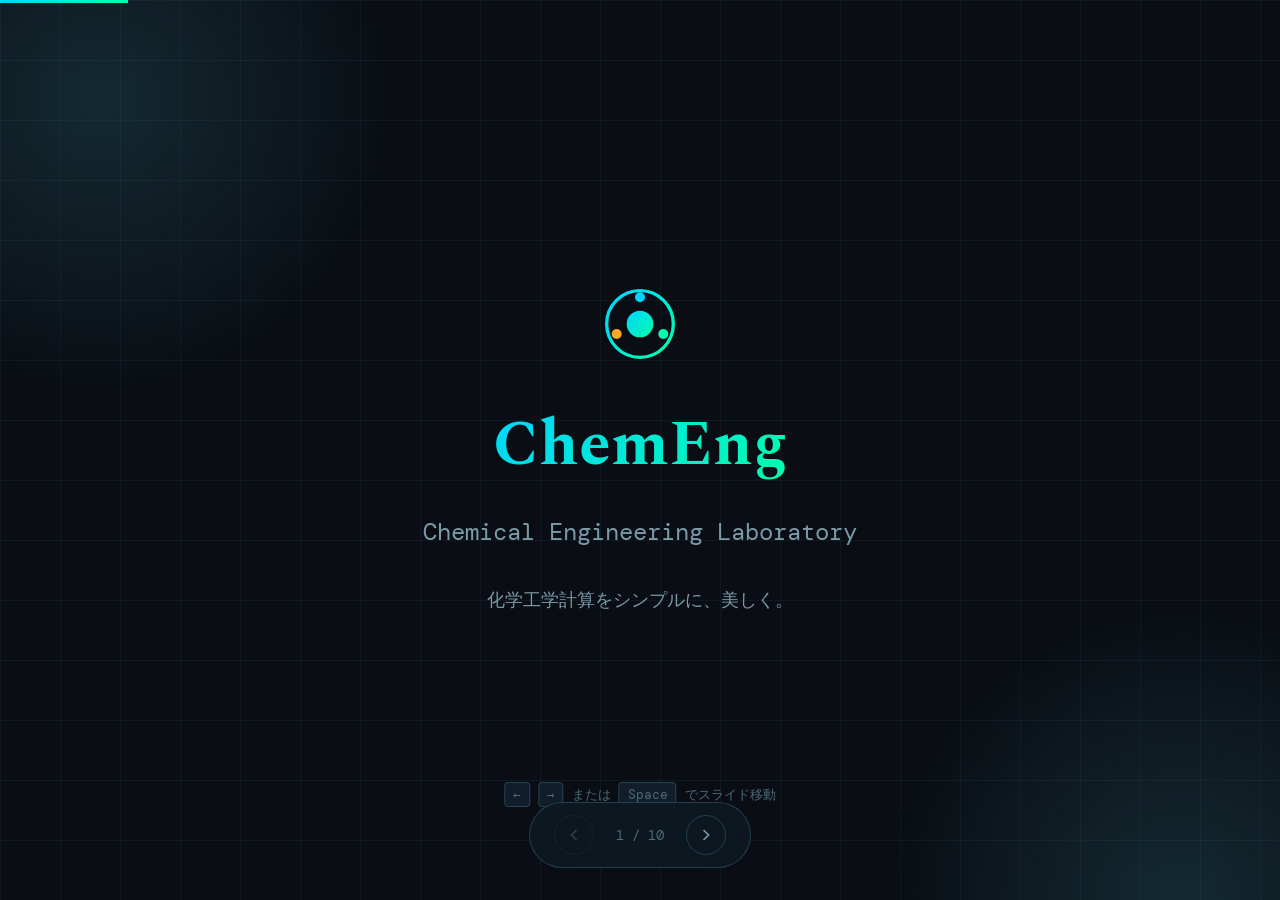
<file: interface/web/presentation.html>
<!DOCTYPE html>
<html lang="ja">
<head>
    <meta charset="UTF-8">
    <meta name="viewport" content="width=device-width, initial-scale=1.0">
    <title>ChemEng - 紹介プレゼンテーション</title>
    <link rel="preconnect" href="https://fonts.googleapis.com">
    <link rel="preconnect" href="https://fonts.gstatic.com" crossorigin>
    <link href="https://fonts.googleapis.com/css2?family=DM+Mono:wght@400;500&family=Spectral:wght@400;600;700&display=swap" rel="stylesheet">
    <style>
        :root {
            --bg-deep: #0a0e14;
            --bg-panel: rgba(15, 25, 35, 0.85);
            --bg-card: rgba(20, 35, 50, 0.75);
            --glass-border: rgba(80, 160, 180, 0.3);
            --glass-glow: rgba(80, 200, 220, 0.15);
            --accent-cyan: #00d4ff;
            --accent-teal: #0fa;
            --accent-amber: #ffa726;
            --accent-rose: #ff6b9d;
            --accent-violet: #a78bfa;
            --text-bright: #e8f4f8;
            --text-dim: #7a9aa8;
            --text-muted: #4a6a78;
            --mono: 'DM Mono', monospace;
            --serif: 'Spectral', Georgia, serif;
        }

        * {
            margin: 0;
            padding: 0;
            box-sizing: border-box;
        }

        body {
            font-family: var(--mono);
            background: var(--bg-deep);
            color: var(--text-bright);
            overflow: hidden;
        }

        /* Background */
        .bg-grid {
            position: fixed;
            inset: 0;
            background-image:
                linear-gradient(rgba(80, 160, 180, 0.08) 1px, transparent 1px),
                linear-gradient(90deg, rgba(80, 160, 180, 0.08) 1px, transparent 1px);
            background-size: 60px 60px;
            pointer-events: none;
            z-index: 0;
        }

        .bg-glow {
            position: fixed;
            width: 600px;
            height: 600px;
            border-radius: 50%;
            background: radial-gradient(circle, var(--glass-glow) 0%, transparent 70%);
            pointer-events: none;
            z-index: 0;
        }

        .bg-glow:nth-child(2) { top: -200px; left: -200px; }
        .bg-glow:nth-child(3) { bottom: -300px; right: -200px; }

        /* Slides Container */
        .slides-container {
            position: relative;
            width: 100vw;
            height: 100vh;
            z-index: 1;
        }

        .slide {
            position: absolute;
            inset: 0;
            display: none;
            flex-direction: column;
            justify-content: center;
            align-items: center;
            padding: 4rem;
            animation: fadeIn 0.5s ease;
        }

        .slide.active {
            display: flex;
        }

        @keyframes fadeIn {
            from { opacity: 0; transform: translateY(20px); }
            to { opacity: 1; transform: translateY(0); }
        }

        /* Typography */
        h1 {
            font-family: var(--serif);
            font-size: 4rem;
            font-weight: 700;
            background: linear-gradient(135deg, var(--accent-cyan), var(--accent-teal));
            -webkit-background-clip: text;
            -webkit-text-fill-color: transparent;
            background-clip: text;
            margin-bottom: 1rem;
        }

        h2 {
            font-family: var(--serif);
            font-size: 2.5rem;
            font-weight: 600;
            color: var(--accent-cyan);
            margin-bottom: 2rem;
        }

        h3 {
            font-family: var(--serif);
            font-size: 1.5rem;
            color: var(--accent-teal);
            margin-bottom: 1rem;
        }

        .subtitle {
            font-size: 1.5rem;
            color: var(--text-dim);
            margin-bottom: 2rem;
        }

        p {
            font-size: 1.1rem;
            color: var(--text-dim);
            line-height: 1.8;
            max-width: 800px;
        }

        /* Glass Panel */
        .glass-panel {
            background: var(--bg-panel);
            border: 1px solid var(--glass-border);
            border-radius: 20px;
            padding: 2rem;
            backdrop-filter: blur(20px);
            box-shadow: 0 20px 60px rgba(0, 0, 0, 0.4), 0 0 40px var(--glass-glow);
        }

        /* Feature Grid */
        .feature-grid {
            display: grid;
            grid-template-columns: repeat(2, 1fr);
            gap: 1.5rem;
            margin-top: 2rem;
        }

        .feature-card {
            background: var(--bg-card);
            border: 1px solid var(--glass-border);
            border-radius: 16px;
            padding: 1.5rem;
            transition: all 0.3s;
        }

        .feature-card:hover {
            border-color: var(--accent-cyan);
            transform: translateY(-4px);
        }

        .feature-icon {
            width: 48px;
            height: 48px;
            border-radius: 12px;
            background: linear-gradient(135deg, var(--accent-cyan), var(--accent-teal));
            display: flex;
            align-items: center;
            justify-content: center;
            margin-bottom: 1rem;
            color: var(--bg-deep);
        }

        .feature-title {
            font-size: 1.2rem;
            color: var(--text-bright);
            margin-bottom: 0.5rem;
        }

        .feature-desc {
            font-size: 0.9rem;
            color: var(--text-muted);
        }

        /* Screenshot */
        .screenshot {
            max-width: 90%;
            max-height: 70vh;
            border-radius: 16px;
            border: 1px solid var(--glass-border);
            box-shadow: 0 20px 60px rgba(0, 0, 0, 0.5);
        }

        .screenshot-caption {
            margin-top: 1.5rem;
            font-size: 1rem;
            color: var(--text-muted);
        }

        /* Two Column Layout */
        .two-col {
            display: grid;
            grid-template-columns: 1fr 1fr;
            gap: 3rem;
            align-items: center;
            width: 100%;
            max-width: 1400px;
        }

        .two-col .screenshot {
            max-width: 100%;
            max-height: 60vh;
        }

        /* List */
        ul {
            list-style: none;
            margin-top: 1rem;
        }

        li {
            padding: 0.75rem 0;
            padding-left: 2rem;
            position: relative;
            color: var(--text-dim);
            font-size: 1.1rem;
        }

        li::before {
            content: '';
            position: absolute;
            left: 0;
            top: 50%;
            transform: translateY(-50%);
            width: 8px;
            height: 8px;
            background: var(--accent-cyan);
            border-radius: 50%;
        }

        /* Navigation */
        .nav {
            position: fixed;
            bottom: 2rem;
            left: 50%;
            transform: translateX(-50%);
            display: flex;
            gap: 1rem;
            align-items: center;
            z-index: 100;
            background: var(--bg-panel);
            padding: 0.75rem 1.5rem;
            border-radius: 50px;
            border: 1px solid var(--glass-border);
            backdrop-filter: blur(20px);
        }

        .nav-btn {
            width: 40px;
            height: 40px;
            border-radius: 50%;
            border: 1px solid var(--glass-border);
            background: transparent;
            color: var(--text-dim);
            cursor: pointer;
            display: flex;
            align-items: center;
            justify-content: center;
            transition: all 0.2s;
        }

        .nav-btn:hover {
            border-color: var(--accent-cyan);
            color: var(--accent-cyan);
        }

        .nav-btn:disabled {
            opacity: 0.3;
            cursor: not-allowed;
        }

        .slide-counter {
            font-size: 0.9rem;
            color: var(--text-muted);
            min-width: 60px;
            text-align: center;
        }

        /* Progress Bar */
        .progress-bar {
            position: fixed;
            top: 0;
            left: 0;
            height: 3px;
            background: linear-gradient(90deg, var(--accent-cyan), var(--accent-teal));
            transition: width 0.3s;
            z-index: 100;
        }

        /* Logo */
        .logo {
            display: flex;
            align-items: center;
            gap: 1rem;
            margin-bottom: 2rem;
        }

        .logo-icon {
            width: 80px;
            height: 80px;
        }

        /* Badge */
        .badge {
            display: inline-block;
            padding: 0.3rem 0.8rem;
            background: linear-gradient(135deg, var(--accent-violet), var(--accent-rose));
            border-radius: 20px;
            font-size: 0.75rem;
            color: white;
            margin-left: 0.5rem;
        }

        /* Tech Stack */
        .tech-stack {
            display: flex;
            gap: 1rem;
            flex-wrap: wrap;
            margin-top: 1.5rem;
        }

        .tech-item {
            padding: 0.5rem 1rem;
            background: var(--bg-card);
            border: 1px solid var(--glass-border);
            border-radius: 8px;
            font-size: 0.9rem;
            color: var(--text-dim);
        }

        /* Keyboard hint */
        .keyboard-hint {
            position: fixed;
            bottom: 6rem;
            left: 50%;
            transform: translateX(-50%);
            font-size: 0.8rem;
            color: var(--text-muted);
        }

        kbd {
            padding: 0.2rem 0.5rem;
            background: var(--bg-card);
            border: 1px solid var(--glass-border);
            border-radius: 4px;
            font-family: var(--mono);
        }
    </style>
</head>
<body>
    <div class="bg-grid"></div>
    <div class="bg-glow"></div>
    <div class="bg-glow"></div>

    <div class="progress-bar" id="progress"></div>

    <div class="slides-container">
        <!-- Slide 1: Title -->
        <div class="slide active" data-slide="1">
            <div class="logo">
                <svg class="logo-icon" viewBox="0 0 48 48" fill="none">
                    <circle cx="24" cy="24" r="20" stroke="url(#logoGrad)" stroke-width="2"/>
                    <circle cx="24" cy="24" r="8" fill="url(#logoGrad)"/>
                    <circle cx="24" cy="8" r="3" fill="#00d4ff"/>
                    <circle cx="38" cy="30" r="3" fill="#0fa"/>
                    <circle cx="10" cy="30" r="3" fill="#ffa726"/>
                    <defs>
                        <linearGradient id="logoGrad" x1="0%" y1="0%" x2="100%" y2="100%">
                            <stop offset="0%" stop-color="#00d4ff"/>
                            <stop offset="100%" stop-color="#0fa"/>
                        </linearGradient>
                    </defs>
                </svg>
            </div>
            <h1>ChemEng</h1>
            <p class="subtitle">Chemical Engineering Laboratory</p>
            <p>化学工学計算をシンプルに、美しく。</p>
        </div>

        <!-- Slide 2: Overview -->
        <div class="slide" data-slide="2">
            <h2>ChemEngとは?</h2>
            <p style="text-align: center; margin-bottom: 2rem;">
                OSSライブラリを活用した化学工学計算Webアプリケーション。<br>
                直感的なUIで複雑な計算を簡単に実行できます。
            </p>
            <div class="feature-grid">
                <div class="feature-card">
                    <div class="feature-icon">
                        <svg width="24" height="24" viewBox="0 0 24 24" fill="none" stroke="currentColor" stroke-width="2">
                            <path d="M14 2H6a2 2 0 0 0-2 2v16a2 2 0 0 0 2 2h12a2 2 0 0 0 2-2V8z"/>
                            <polyline points="14 2 14 8 20 8"/>
                        </svg>
                    </div>
                    <div class="feature-title">物性推算</div>
                    <div class="feature-desc">蒸気圧、密度、粘度などの物性値を計算</div>
                </div>
                <div class="feature-card">
                    <div class="feature-icon">
                        <svg width="24" height="24" viewBox="0 0 24 24" fill="none" stroke="currentColor" stroke-width="2">
                            <rect x="8" y="2" width="8" height="20" rx="1"/>
                            <line x1="8" y1="10" x2="16" y2="10"/>
                            <line x1="8" y1="14" x2="16" y2="14"/>
                        </svg>
                    </div>
                    <div class="feature-title">蒸留塔設計</div>
                    <div class="feature-desc">McCabe-Thiele法による段数計算</div>
                </div>
                <div class="feature-card">
                    <div class="feature-icon">
                        <svg width="24" height="24" viewBox="0 0 24 24" fill="none" stroke="currentColor" stroke-width="2">
                            <circle cx="12" cy="12" r="10"/>
                            <line x1="12" y1="8" x2="12" y2="16"/>
                            <line x1="8" y1="12" x2="16" y2="12"/>
                        </svg>
                    </div>
                    <div class="feature-title">物質収支</div>
                    <div class="feature-desc">分離プロセスの物質収支計算</div>
                </div>
                <div class="feature-card">
                    <div class="feature-icon">
                        <svg width="24" height="24" viewBox="0 0 24 24" fill="none" stroke="currentColor" stroke-width="2">
                            <circle cx="12" cy="12" r="5"/>
                            <line x1="12" y1="1" x2="12" y2="3"/>
                            <line x1="12" y1="21" x2="12" y2="23"/>
                        </svg>
                    </div>
                    <div class="feature-title">熱収支</div>
                    <div class="feature-desc">加熱/冷却に必要な熱量計算</div>
                </div>
                <div class="feature-card">
                    <div class="feature-icon">
                        <svg width="24" height="24" viewBox="0 0 24 24" fill="none" stroke="currentColor" stroke-width="2">
                            <path d="M8 2l4 4-4 4"/>
                            <path d="M16 14l-4 4 4 4"/>
                            <line x1="4" y1="6" x2="12" y2="6"/>
                            <line x1="12" y1="18" x2="20" y2="18"/>
                        </svg>
                    </div>
                    <div class="feature-title">液液抽出</div>
                    <div class="feature-desc">Kremser式による向流多段抽出設計</div>
                </div>
                <div class="feature-card">
                    <div class="feature-icon">
                        <svg width="24" height="24" viewBox="0 0 24 24" fill="none" stroke="currentColor" stroke-width="2">
                            <path d="M12 2v6l3 3"/>
                            <circle cx="12" cy="14" r="8"/>
                        </svg>
                    </div>
                    <div class="feature-title">ガス吸収</div>
                    <div class="feature-desc">Kremser式による多段向流ガス吸収塔設計</div>
                </div>
                <div class="feature-card">
                    <div class="feature-icon">
                        <svg width="24" height="24" viewBox="0 0 24 24" fill="none" stroke="currentColor" stroke-width="2">
                            <circle cx="12" cy="12" r="10"/>
                            <path d="M8 12h8"/>
                            <path d="M12 8v8"/>
                            <path d="M7 7l10 10"/>
                        </svg>
                    </div>
                    <div class="feature-title">水素製造原価 (LCOH)</div>
                    <div class="feature-desc">6種の製造方法に対応したLCOH計算</div>
                </div>
                <div class="feature-card">
                    <div class="feature-icon">
                        <svg width="24" height="24" viewBox="0 0 24 24" fill="none" stroke="currentColor" stroke-width="2">
                            <polyline points="22 12 18 12 15 21 9 3 6 12 2 12"/>
                        </svg>
                    </div>
                    <div class="feature-title">T-x-y相図</div>
                    <div class="feature-desc">2成分系の気液平衡相図を生成</div>
                </div>
            </div>
        </div>

        <!-- Slide 3: Property Estimation -->
        <div class="slide" data-slide="3">
            <h2>物性推算</h2>
            <img src="slides/02-property-result-full.png" alt="Property Estimation" class="screenshot">
            <p class="screenshot-caption">エタノールの蒸気圧を350Kで計算した例</p>
        </div>

        <!-- Slide 4: Distillation -->
        <div class="slide" data-slide="4">
            <h2>蒸留塔設計</h2>
            <img src="slides/03-distillation-result.png" alt="Distillation Column Design" class="screenshot">
            <p class="screenshot-caption">エタノール-水系の蒸留塔設計。理論段数、還流比、熱負荷を自動計算</p>
        </div>

        <!-- Slide 5: Heat Balance -->
        <div class="slide" data-slide="5">
            <h2>熱収支計算</h2>
            <img src="slides/04-heat-balance-result.png" alt="Heat Balance" class="screenshot">
            <p class="screenshot-caption">水の加熱計算。相変化を含む顕熱・潜熱を自動計算</p>
        </div>

        <!-- Slide 6: Features -->
        <div class="slide" data-slide="6">
            <h2>便利機能</h2>
            <div class="two-col">
                <div>
                    <ul>
                        <li><strong>ダーク/ライトモード</strong> - 好みに合わせて切り替え</li>
                        <li><strong>計算履歴</strong> - 過去の計算結果を保存・復元</li>
                        <li><strong>単位変換</strong> - K/°C/°F、Pa/kPa/atm/bar</li>
                        <li><strong>エクスポート</strong> - JSON/CSV/HTMLレポート形式で出力</li>
                        <li><strong>インポート</strong> - JSONファイルからパラメータを読み込み</li>
                        <li><strong>チャート生成</strong> - 温度依存性・相図・感度分析グラフ</li>
                        <li><strong>物質オートコンプリート</strong> - 700+物質を候補表示</li>
                        <li><strong>ダッシュボード</strong> - ケース保存・比較機能</li>
                        <li><strong>キーボードショートカット</strong> - Ctrl+Enterで計算実行</li>
                    </ul>
                </div>
                <img src="slides/06-light-mode.png" alt="Light Mode" class="screenshot">
            </div>
        </div>

        <!-- Slide 7: Help -->
        <div class="slide" data-slide="7">
            <h2>ヘルプ機能 <span class="badge">NEW</span></h2>
            <div class="two-col">
                <div>
                    <p>右下のヘルプボタンから、各機能の使い方をすぐに確認できます。</p>
                    <ul>
                        <li>ChemEngの概要</li>
                        <li>各計算機能の使い方</li>
                        <li>入力パラメータの説明</li>
                        <li>将来的にAI統合予定</li>
                    </ul>
                </div>
                <img src="slides/05-help-panel.png" alt="Help Panel" class="screenshot">
            </div>
        </div>

        <!-- Slide 8: Tech Stack -->
        <div class="slide" data-slide="8">
            <h2>技術スタック</h2>
            <div class="glass-panel" style="max-width: 800px;">
                <h3>バックエンド</h3>
                <div class="tech-stack">
                    <span class="tech-item">Python</span>
                    <span class="tech-item">FastAPI</span>
                    <span class="tech-item">thermo/chemicals</span>
                    <span class="tech-item">Cantera</span>
                    <span class="tech-item">CoolProp</span>
                    <span class="tech-item">Pydantic</span>
                </div>
                <h3 style="margin-top: 2rem;">フロントエンド</h3>
                <div class="tech-stack">
                    <span class="tech-item">Vanilla JavaScript</span>
                    <span class="tech-item">Chart.js</span>
                    <span class="tech-item">CSS (Glassmorphism)</span>
                </div>
                <h3 style="margin-top: 2rem;">デプロイ</h3>
                <div class="tech-stack">
                    <span class="tech-item">Vercel (Serverless)</span>
                    <span class="tech-item">Render</span>
                    <span class="tech-item">Local Server + ngrok</span>
                </div>
            </div>
        </div>

        <!-- Slide 9: Future -->
        <div class="slide" data-slide="9">
            <h2>今後の展望</h2>
            <div class="glass-panel" style="max-width: 800px;">
                <ul>
                    <li><strong>AI統合</strong> - ヘルプボットにAIを組み込み、自然言語で質問・操作</li>
                    <li><strong>パラメータ提案</strong> - AIが最適なパラメータを提案</li>
                    <li><strong>プロセスシミュレーション</strong> - 複数ユニットの連結計算</li>
                    <li><strong>データベース永続化</strong> - 計算結果のサーバー側保存</li>
                </ul>
            </div>
        </div>

        <!-- Slide 10: End -->
        <div class="slide" data-slide="10">
            <div class="logo">
                <svg class="logo-icon" viewBox="0 0 48 48" fill="none">
                    <circle cx="24" cy="24" r="20" stroke="url(#logoGrad)" stroke-width="2"/>
                    <circle cx="24" cy="24" r="8" fill="url(#logoGrad)"/>
                    <circle cx="24" cy="8" r="3" fill="#00d4ff"/>
                    <circle cx="38" cy="30" r="3" fill="#0fa"/>
                    <circle cx="10" cy="30" r="3" fill="#ffa726"/>
                </svg>
            </div>
            <h1>Thank You</h1>
            <p class="subtitle">ご清聴ありがとうございました</p>
            <div class="tech-stack" style="margin-top: 2rem;">
                <a href="https://github.com/Taguchi-1989/chemEng" class="tech-item" style="text-decoration: none;">GitHub</a>
                <a href="http://localhost:8000" class="tech-item" style="text-decoration: none;">Demo</a>
                <a href="http://localhost:8000/docs" class="tech-item" style="text-decoration: none;">API Docs</a>
            </div>
        </div>
    </div>

    <!-- Navigation -->
    <nav class="nav">
        <button class="nav-btn" id="prev-btn" disabled>
            <svg width="20" height="20" viewBox="0 0 24 24" fill="none" stroke="currentColor" stroke-width="2">
                <path d="M15 18l-6-6 6-6"/>
            </svg>
        </button>
        <span class="slide-counter"><span id="current">1</span> / <span id="total">10</span></span>
        <button class="nav-btn" id="next-btn">
            <svg width="20" height="20" viewBox="0 0 24 24" fill="none" stroke="currentColor" stroke-width="2">
                <path d="M9 18l6-6-6-6"/>
            </svg>
        </button>
    </nav>

    <div class="keyboard-hint">
        <kbd>←</kbd> <kbd>→</kbd> または <kbd>Space</kbd> でスライド移動
    </div>

    <script>
        const slides = document.querySelectorAll('.slide');
        const totalSlides = slides.length;
        let currentSlide = 1;

        const prevBtn = document.getElementById('prev-btn');
        const nextBtn = document.getElementById('next-btn');
        const currentEl = document.getElementById('current');
        const totalEl = document.getElementById('total');
        const progressEl = document.getElementById('progress');

        totalEl.textContent = totalSlides;

        function showSlide(n) {
            if (n < 1 || n > totalSlides) return;

            slides.forEach(slide => slide.classList.remove('active'));
            document.querySelector(`[data-slide="${n}"]`).classList.add('active');

            currentSlide = n;
            currentEl.textContent = n;

            prevBtn.disabled = n === 1;
            nextBtn.disabled = n === totalSlides;

            progressEl.style.width = `${(n / totalSlides) * 100}%`;
        }

        prevBtn.onclick = () => showSlide(currentSlide - 1);
        nextBtn.onclick = () => showSlide(currentSlide + 1);

        document.addEventListener('keydown', e => {
            if (e.key === 'ArrowRight' || e.key === ' ') {
                e.preventDefault();
                showSlide(currentSlide + 1);
            } else if (e.key === 'ArrowLeft') {
                e.preventDefault();
                showSlide(currentSlide - 1);
            } else if (e.key === 'Home') {
                showSlide(1);
            } else if (e.key === 'End') {
                showSlide(totalSlides);
            }
        });

        // Initialize
        showSlide(1);
    </script>
</body>
</html>
</file>
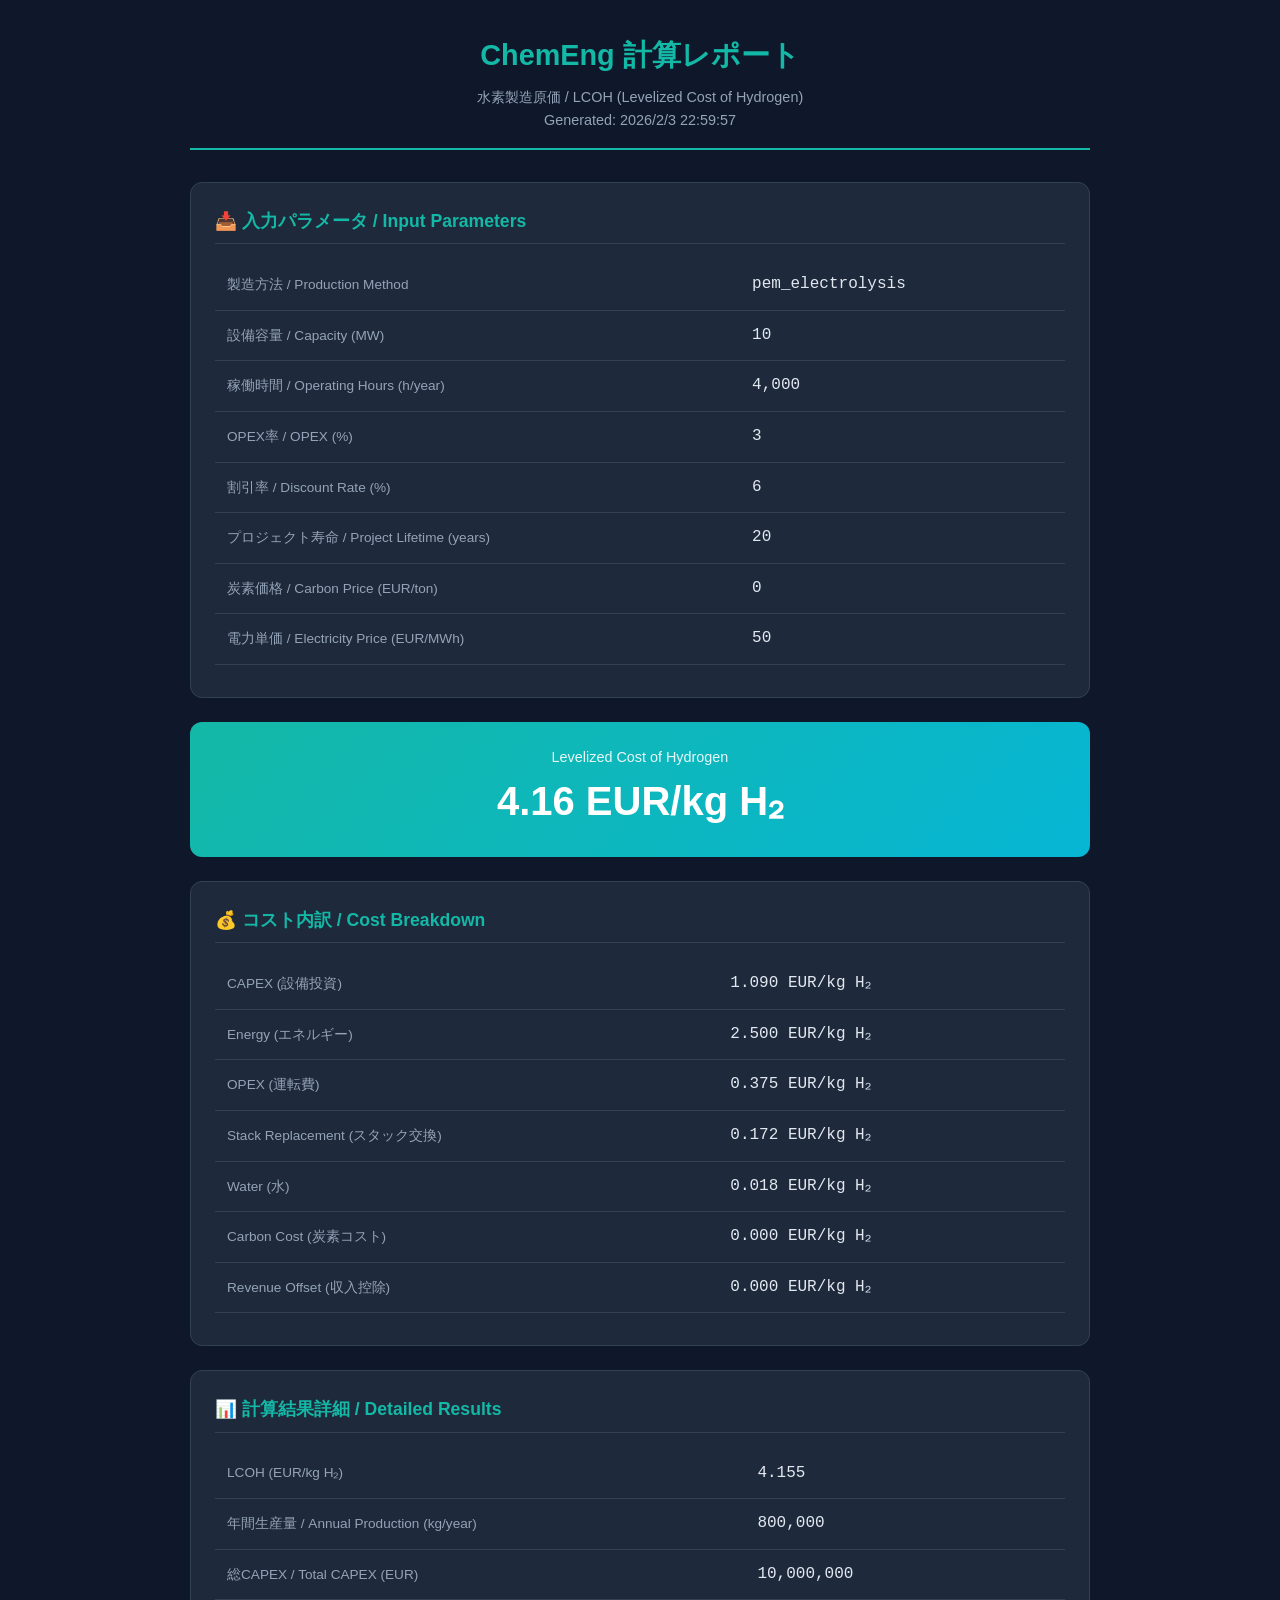
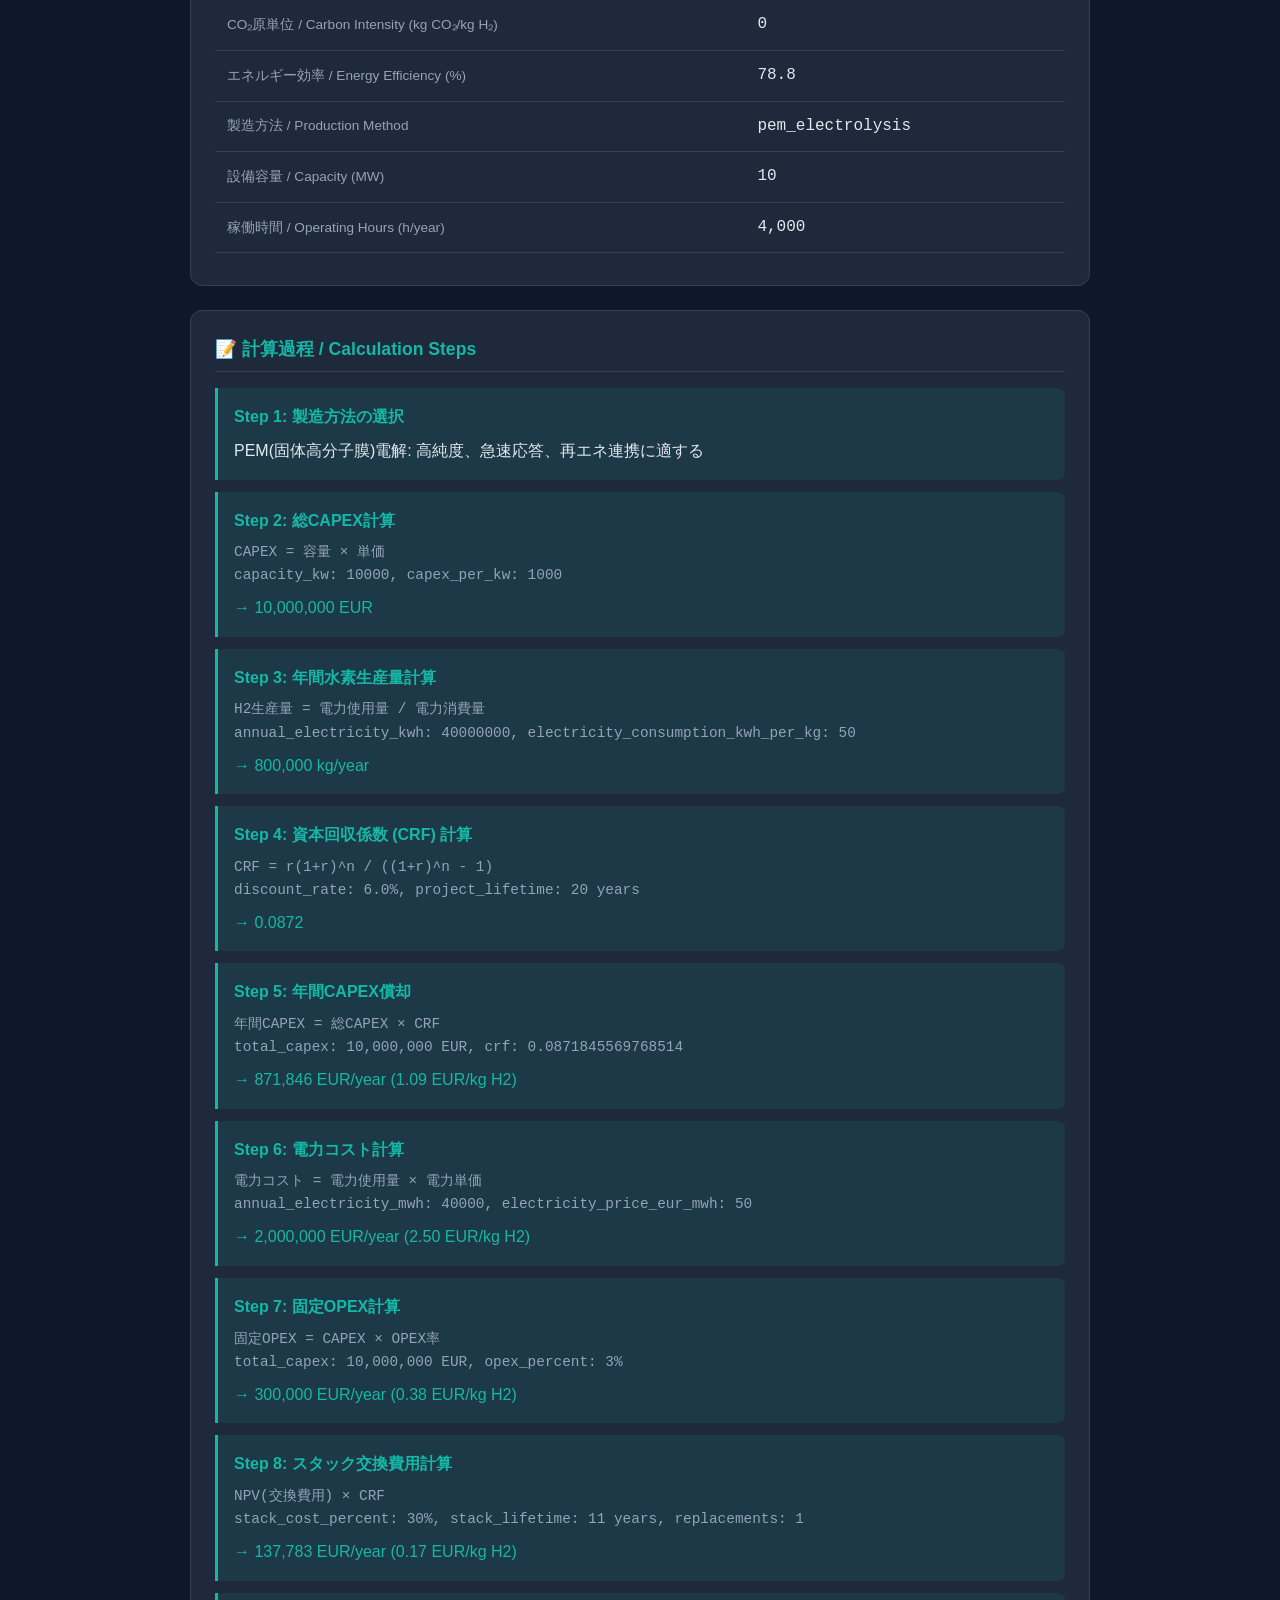
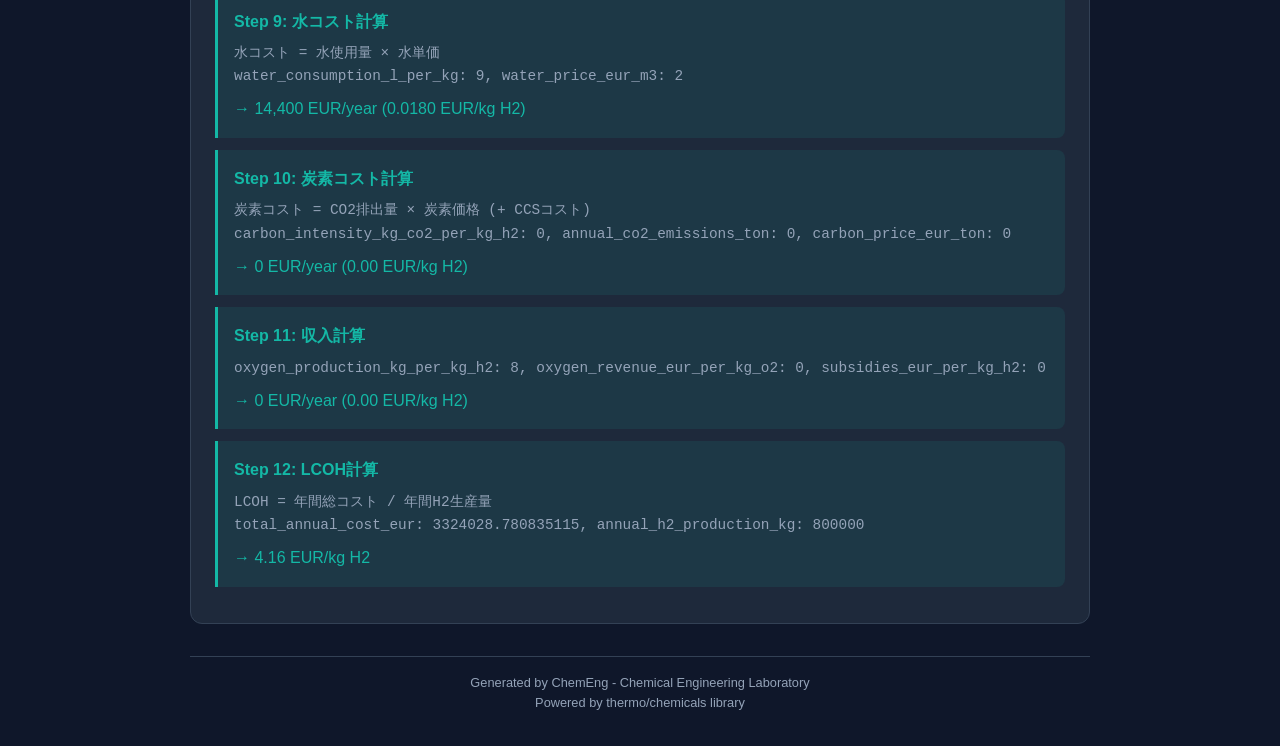
<file: interface/web/report_sample.html>
<!DOCTYPE html>
<html lang="ja">
<head>
    <meta charset="UTF-8">
    <meta name="viewport" content="width=device-width, initial-scale=1.0">
    <title>ChemEng Report - 水素製造原価 / LCOH (Levelized Cost of Hydrogen)</title>
    <style>
        :root {
            --primary: #14b8a6;
            --bg: #0f172a;
            --card-bg: #1e293b;
            --text: #e2e8f0;
            --text-muted: #94a3b8;
            --border: #334155;
        }
        * { box-sizing: border-box; margin: 0; padding: 0; }
        body {
            font-family: 'Segoe UI', 'Hiragino Sans', sans-serif;
            background: var(--bg);
            color: var(--text);
            line-height: 1.6;
            padding: 2rem;
        }
        .report-container {
            max-width: 900px;
            margin: 0 auto;
        }
        .report-header {
            text-align: center;
            margin-bottom: 2rem;
            padding-bottom: 1rem;
            border-bottom: 2px solid var(--primary);
        }
        .report-header h1 {
            color: var(--primary);
            font-size: 1.8rem;
            margin-bottom: 0.5rem;
        }
        .report-header .subtitle {
            color: var(--text-muted);
            font-size: 0.9rem;
        }
        .section {
            background: var(--card-bg);
            border-radius: 12px;
            padding: 1.5rem;
            margin-bottom: 1.5rem;
            border: 1px solid var(--border);
        }
        .section-title {
            color: var(--primary);
            font-size: 1.1rem;
            font-weight: 600;
            margin-bottom: 1rem;
            padding-bottom: 0.5rem;
            border-bottom: 1px solid var(--border);
        }
        table {
            width: 100%;
            border-collapse: collapse;
            margin: 0.5rem 0;
        }
        th, td {
            padding: 0.75rem;
            text-align: left;
            border-bottom: 1px solid var(--border);
        }
        th {
            color: var(--text-muted);
            font-weight: 500;
            font-size: 0.85rem;
        }
        td {
            font-family: 'Consolas', monospace;
        }
        .highlight {
            background: linear-gradient(135deg, var(--primary), #06b6d4);
            color: white;
            padding: 1.5rem;
            border-radius: 12px;
            text-align: center;
            margin-bottom: 1.5rem;
        }
        .highlight-value {
            font-size: 2.5rem;
            font-weight: 700;
        }
        .highlight-label {
            font-size: 0.9rem;
            opacity: 0.9;
        }
        .step {
            background: rgba(20, 184, 166, 0.1);
            border-left: 3px solid var(--primary);
            padding: 1rem;
            margin: 0.75rem 0;
            border-radius: 0 8px 8px 0;
        }
        .step-title {
            font-weight: 600;
            color: var(--primary);
            margin-bottom: 0.5rem;
        }
        .step-formula {
            font-family: 'Consolas', monospace;
            color: var(--text-muted);
            font-size: 0.9rem;
        }
        .step-result {
            color: var(--primary);
            font-weight: 500;
            margin-top: 0.5rem;
        }
        .footer {
            text-align: center;
            color: var(--text-muted);
            font-size: 0.8rem;
            margin-top: 2rem;
            padding-top: 1rem;
            border-top: 1px solid var(--border);
        }
        @media print {
            body { background: white; color: #1e293b; }
            .section { border: 1px solid #e2e8f0; }
            .highlight { background: #14b8a6; }
        }
    </style>
</head>
<body>
    <div class="report-container">
        <div class="report-header">
            <h1>ChemEng 計算レポート</h1>
            <div class="subtitle">水素製造原価 / LCOH (Levelized Cost of Hydrogen)</div>
            <div class="subtitle">Generated: 2026/2/3 22:59:57</div>
        </div>
<div class="section"><div class="section-title">📥 入力パラメータ / Input Parameters</div><table><tr><th>製造方法 / Production Method</th><td>pem_electrolysis</td></tr><tr><th>設備容量 / Capacity (MW)</th><td>10</td></tr><tr><th>稼働時間 / Operating Hours (h/year)</th><td>4,000</td></tr><tr><th>OPEX率 / OPEX (%)</th><td>3</td></tr><tr><th>割引率 / Discount Rate (%)</th><td>6</td></tr><tr><th>プロジェクト寿命 / Project Lifetime (years)</th><td>20</td></tr><tr><th>炭素価格 / Carbon Price (EUR/ton)</th><td>0</td></tr><tr><th>電力単価 / Electricity Price (EUR/MWh)</th><td>50</td></tr></table></div><div class="highlight">
                        <div class="highlight-label">Levelized Cost of Hydrogen</div>
                        <div class="highlight-value">4.16 EUR/kg H₂</div>
                    </div><div class="section"><div class="section-title">💰 コスト内訳 / Cost Breakdown</div><table><tr><th>CAPEX (設備投資)</th><td>1.090 EUR/kg H₂</td></tr><tr><th>Energy (エネルギー)</th><td>2.500 EUR/kg H₂</td></tr><tr><th>OPEX (運転費)</th><td>0.375 EUR/kg H₂</td></tr><tr><th>Stack Replacement (スタック交換)</th><td>0.172 EUR/kg H₂</td></tr><tr><th>Water (水)</th><td>0.018 EUR/kg H₂</td></tr><tr><th>Carbon Cost (炭素コスト)</th><td>0.000 EUR/kg H₂</td></tr><tr><th>Revenue Offset (収入控除)</th><td>0.000 EUR/kg H₂</td></tr></table></div><div class="section"><div class="section-title">📊 計算結果詳細 / Detailed Results</div><table><tr><th>LCOH (EUR/kg H₂)</th><td>4.155</td></tr><tr><th>年間生産量 / Annual Production (kg/year)</th><td>800,000</td></tr><tr><th>総CAPEX / Total CAPEX (EUR)</th><td>10,000,000</td></tr><tr><th>CO₂原単位 / Carbon Intensity (kg CO₂/kg H₂)</th><td>0</td></tr><tr><th>エネルギー効率 / Energy Efficiency (%)</th><td>78.8</td></tr><tr><th>製造方法 / Production Method</th><td>pem_electrolysis</td></tr><tr><th>設備容量 / Capacity (MW)</th><td>10</td></tr><tr><th>稼働時間 / Operating Hours (h/year)</th><td>4,000</td></tr></table></div><div class="section"><div class="section-title">📝 計算過程 / Calculation Steps</div><div class="step">
                        <div class="step-title">Step 1: 製造方法の選択</div>
                        <div>PEM(固体高分子膜)電解: 高純度、急速応答、再エネ連携に適する</div>
                        
                        
                        
                        
                    </div><div class="step">
                        <div class="step-title">Step 2: 総CAPEX計算</div>
                        
                        <div class="step-formula">CAPEX = 容量 × 単価</div>
                        
                        <div class="step-formula">capacity_kw: 10000, capex_per_kw: 1000</div>
                        <div class="step-result">→ 10,000,000 EUR</div>
                    </div><div class="step">
                        <div class="step-title">Step 3: 年間水素生産量計算</div>
                        
                        <div class="step-formula">H2生産量 = 電力使用量 / 電力消費量</div>
                        
                        <div class="step-formula">annual_electricity_kwh: 40000000, electricity_consumption_kwh_per_kg: 50</div>
                        <div class="step-result">→ 800,000 kg/year</div>
                    </div><div class="step">
                        <div class="step-title">Step 4: 資本回収係数 (CRF) 計算</div>
                        
                        <div class="step-formula">CRF = r(1+r)^n / ((1+r)^n - 1)</div>
                        
                        <div class="step-formula">discount_rate: 6.0%, project_lifetime: 20 years</div>
                        <div class="step-result">→ 0.0872</div>
                    </div><div class="step">
                        <div class="step-title">Step 5: 年間CAPEX償却</div>
                        
                        <div class="step-formula">年間CAPEX = 総CAPEX × CRF</div>
                        
                        <div class="step-formula">total_capex: 10,000,000 EUR, crf: 0.0871845569768514</div>
                        <div class="step-result">→ 871,846 EUR/year (1.09 EUR/kg H2)</div>
                    </div><div class="step">
                        <div class="step-title">Step 6: 電力コスト計算</div>
                        
                        <div class="step-formula">電力コスト = 電力使用量 × 電力単価</div>
                        
                        <div class="step-formula">annual_electricity_mwh: 40000, electricity_price_eur_mwh: 50</div>
                        <div class="step-result">→ 2,000,000 EUR/year (2.50 EUR/kg H2)</div>
                    </div><div class="step">
                        <div class="step-title">Step 7: 固定OPEX計算</div>
                        
                        <div class="step-formula">固定OPEX = CAPEX × OPEX率</div>
                        
                        <div class="step-formula">total_capex: 10,000,000 EUR, opex_percent: 3%</div>
                        <div class="step-result">→ 300,000 EUR/year (0.38 EUR/kg H2)</div>
                    </div><div class="step">
                        <div class="step-title">Step 8: スタック交換費用計算</div>
                        
                        <div class="step-formula">NPV(交換費用) × CRF</div>
                        
                        <div class="step-formula">stack_cost_percent: 30%, stack_lifetime: 11 years, replacements: 1</div>
                        <div class="step-result">→ 137,783 EUR/year (0.17 EUR/kg H2)</div>
                    </div><div class="step">
                        <div class="step-title">Step 9: 水コスト計算</div>
                        
                        <div class="step-formula">水コスト = 水使用量 × 水単価</div>
                        
                        <div class="step-formula">water_consumption_l_per_kg: 9, water_price_eur_m3: 2</div>
                        <div class="step-result">→ 14,400 EUR/year (0.0180 EUR/kg H2)</div>
                    </div><div class="step">
                        <div class="step-title">Step 10: 炭素コスト計算</div>
                        
                        <div class="step-formula">炭素コスト = CO2排出量 × 炭素価格 (+ CCSコスト)</div>
                        
                        <div class="step-formula">carbon_intensity_kg_co2_per_kg_h2: 0, annual_co2_emissions_ton: 0, carbon_price_eur_ton: 0</div>
                        <div class="step-result">→ 0 EUR/year (0.00 EUR/kg H2)</div>
                    </div><div class="step">
                        <div class="step-title">Step 11: 収入計算</div>
                        
                        
                        
                        <div class="step-formula">oxygen_production_kg_per_kg_h2: 8, oxygen_revenue_eur_per_kg_o2: 0, subsidies_eur_per_kg_h2: 0</div>
                        <div class="step-result">→ 0 EUR/year (0.00 EUR/kg H2)</div>
                    </div><div class="step">
                        <div class="step-title">Step 12: LCOH計算</div>
                        
                        <div class="step-formula">LCOH = 年間総コスト / 年間H2生産量</div>
                        
                        <div class="step-formula">total_annual_cost_eur: 3324028.780835115, annual_h2_production_kg: 800000</div>
                        <div class="step-result">→ 4.16 EUR/kg H2</div>
                    </div></div>
        <div class="footer">
            <p>Generated by ChemEng - Chemical Engineering Laboratory</p>
            <p>Powered by thermo/chemicals library</p>
        </div>
    </div>
</body>
</html>
</file>
